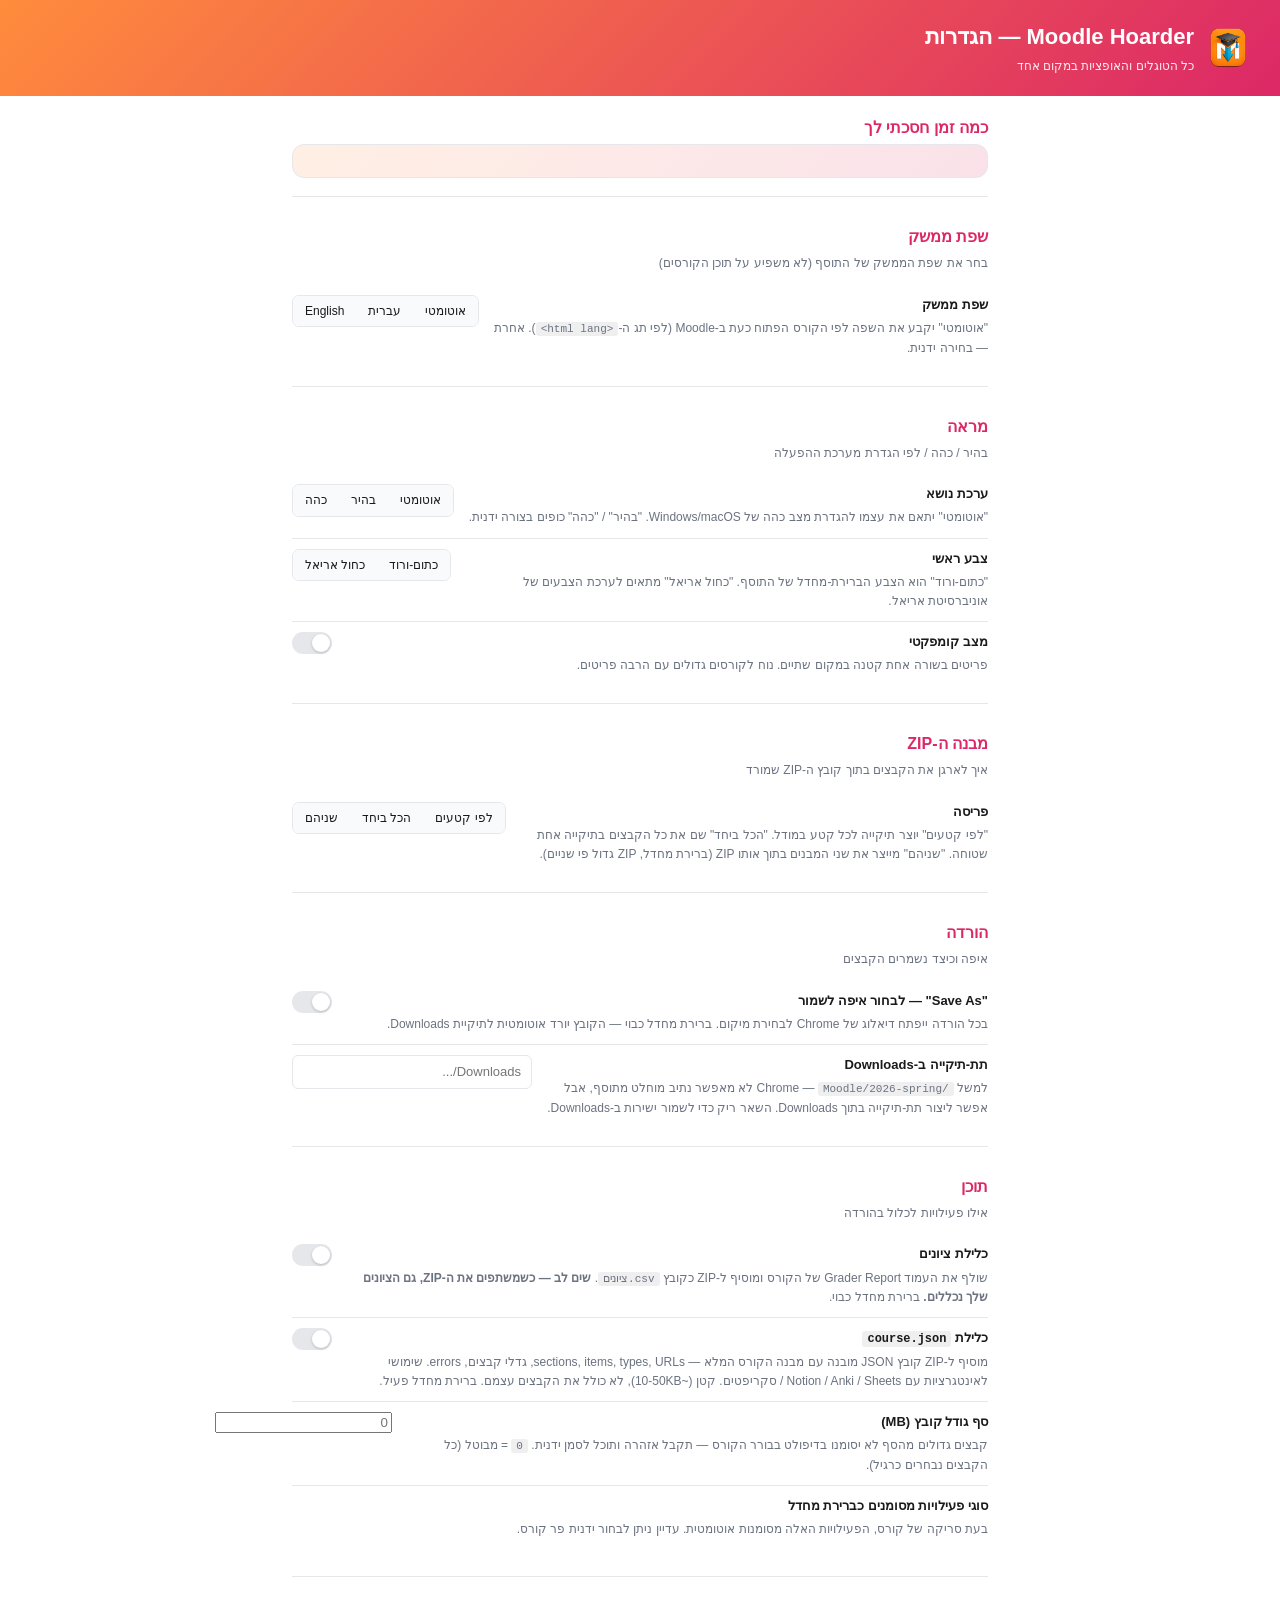
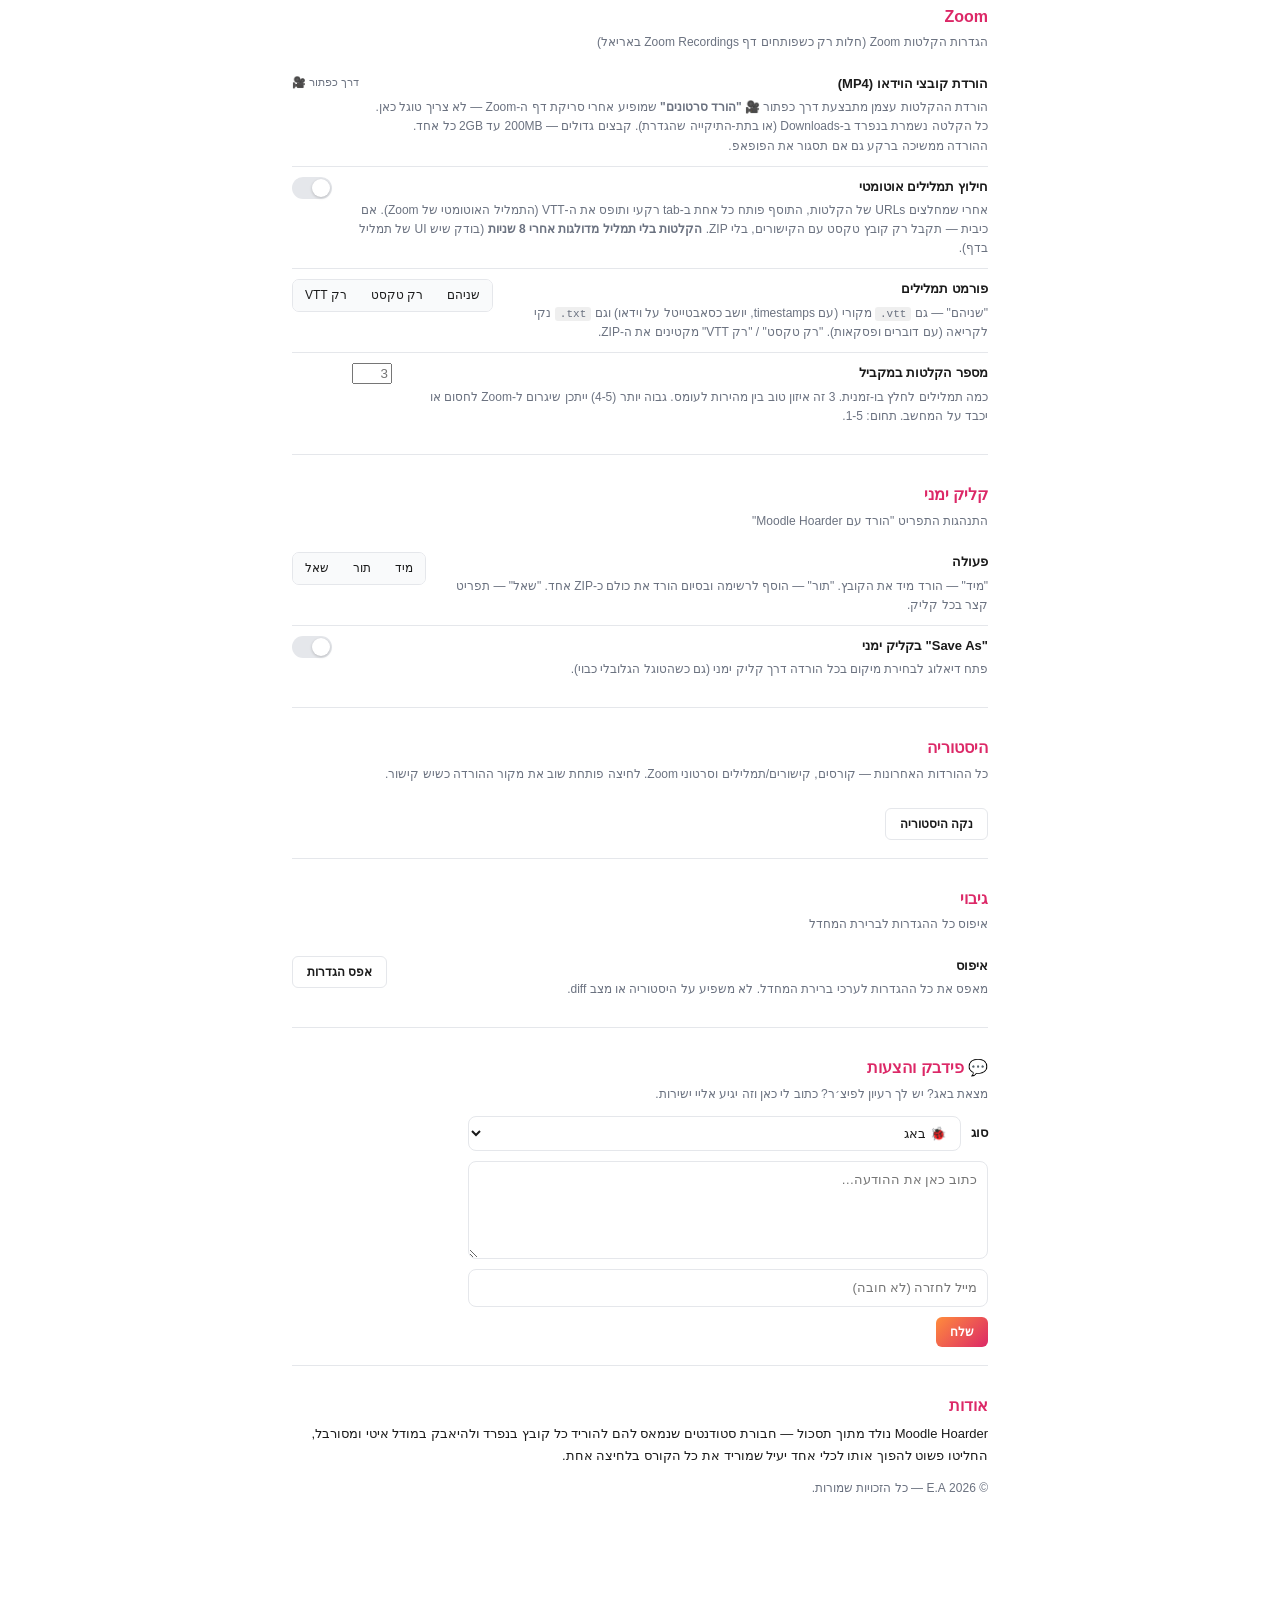
<file: options.html>
<!doctype html>
<html lang="he" dir="rtl">
<head>
<meta charset="utf-8">
<title data-i18n="options.header.title">Moodle Hoarder — הגדרות</title>
<script src="theme-bootstrap.js"></script>
<style>
  :root {
    --bg: #ffffff;
    --fg: #1a1a1a;
    --muted: #6b7280;
    --border: #e5e7eb;
    --row: #f9fafb;
    --row-hover: #f3f4f6;
    --accent: #dc2867;
    --accent-2: #ff8c3c;
    --ok: #1b5e20;
    --err: #b00020;
  }
  /* Ariel-blue accent palette */
  :root.mh-accent-blue {
    --accent: #003c71;
    --accent-2: #0e72ed;
  }

  /* Dark theme — applies when forced (.mh-theme-dark) OR when system prefers
     dark and no explicit theme class is on the root. */
  :root.mh-theme-dark,
  :root.mh-theme-dark body { color-scheme: dark; }
  :root.mh-theme-dark {
    --bg: #1a1a1a;
    --fg: #f3f4f6;
    --muted: #9ca3af;
    --border: #374151;
    --row: #262626;
    --row-hover: #333;
  }
  @media (prefers-color-scheme: dark) {
    :root:not(.mh-theme-light):not(.mh-theme-dark) {
      --bg: #1a1a1a;
      --fg: #f3f4f6;
      --muted: #9ca3af;
      --border: #374151;
      --row: #262626;
      --row-hover: #333;
    }
  }
  * { box-sizing: border-box; }
  html, body { margin: 0; padding: 0; }
  body {
    font-family: 'Segoe UI', Arial, sans-serif;
    background: var(--bg);
    color: var(--fg);
    line-height: 1.55;
    /* Explicit RTL anchoring. Without these, mixed Hebrew + English
       content (code blocks, brand names like "Moodle", "Downloads")
       triggers the Unicode bidi algorithm in weird ways, and you
       sometimes see lines that visually start from the left edge. */
    direction: rtl;
    text-align: right;
  }
  /* Code blocks inside Hebrew prose. Without a forced LTR direction,
     "<code>&lt;html lang&gt;</code>" inside a Hebrew sentence shows up
     reversed ("&gt;gnal lmth&lt;") because the engine treats it as
     part of the RTL run. unicode-bidi: isolate gives the snippet its
     own LTR mini-context so it renders left-to-right but stays in
     the right place inside the Hebrew flow. */
  code {
    direction: ltr;
    unicode-bidi: isolate;
    font-family: Consolas, 'Courier New', monospace;
    background: rgba(127,127,127,0.12);
    padding: 1px 5px;
    border-radius: 3px;
    font-size: 0.92em;
  }
  /* Same isolation for inline Latin emphasised text. */
  .hint strong { unicode-bidi: isolate; }
  header {
    background: linear-gradient(135deg, var(--accent-2), var(--accent));
    color: white;
    padding: 20px 32px;
    display: flex;
    align-items: center;
    gap: 14px;
  }
  header img { width: 40px; height: 40px; flex-shrink: 0; }
  header > div { flex: 1; text-align: right; }
  header h1 { margin: 0; font-size: 22px; font-weight: 600; text-align: right; }
  header .sub { font-size: 12px; opacity: .9; margin-top: 3px; text-align: right; }
  main {
    max-width: 760px;
    margin: 20px auto;
    padding: 0 32px 60px;
  }
  section {
    margin-bottom: 28px;
    padding-bottom: 18px;
    border-bottom: 1px solid var(--border);
  }
  section:last-child { border-bottom: none; }
  section h2 {
    margin: 0 0 4px;
    font-size: 16px;
    color: var(--accent);
    text-align: right;
  }
  section .desc {
    color: var(--muted);
    font-size: 12px;
    margin: 0 0 12px;
    text-align: right;
  }

  .row {
    display: flex;
    align-items: flex-start;
    gap: 12px;
    padding: 10px 0;
    border-bottom: 1px solid var(--border);
  }
  .row:last-child { border-bottom: none; }
  .row .label {
    flex: 1;
    min-width: 0;
    /* Defensive — text inside .label MUST align to the start (right
       in RTL). Some browsers fail to inherit this through flex. */
    text-align: right;
  }
  .row .label .name {
    font-weight: 600;
    font-size: 13px;
    text-align: right;
  }
  .row .label .hint {
    font-size: 12px;
    line-height: 1.6;
    color: var(--muted);
    margin-top: 4px;
    text-align: right;
  }
  .row .control {
    flex-shrink: 0;
    display: flex;
    align-items: center;
    gap: 8px;
  }

  /* iOS-style toggle */
  .toggle {
    appearance: none;
    width: 40px;
    height: 22px;
    background: var(--border);
    border-radius: 22px;
    position: relative;
    cursor: pointer;
    transition: background .15s;
    margin: 0;
  }
  .toggle::after {
    content: '';
    position: absolute;
    width: 18px;
    height: 18px;
    background: white;
    border-radius: 50%;
    top: 2px;
    /* Logical positioning — knob always starts at the inline-start
       edge (right in RTL, left in LTR) when off, slides to
       inline-end when on. Matches OS-level toggle conventions in
       each writing direction. */
    inset-inline-start: 2px;
    transition: inset-inline-start .15s;
    box-shadow: 0 1px 3px rgba(0,0,0,.2);
  }
  .toggle:checked {
    background: linear-gradient(135deg, var(--accent-2), var(--accent));
  }
  .toggle:checked::after { inset-inline-start: 20px; }

  /* radio group as button row */
  .radios {
    display: inline-flex;
    border: 1px solid var(--border);
    border-radius: 7px;
    overflow: hidden;
  }
  .radios label {
    padding: 6px 12px;
    font-size: 12px;
    cursor: pointer;
    background: var(--row);
  }
  .radios label.active {
    background: linear-gradient(135deg, var(--accent-2), var(--accent));
    color: white;
  }
  .radios input { display: none; }

  input[type="text"] {
    width: 100%;
    padding: 6px 10px;
    border: 1px solid var(--border);
    border-radius: 6px;
    background: var(--bg);
    color: var(--fg);
    font: inherit;
    font-size: 13px;
  }

  .filetypes {
    display: grid;
    grid-template-columns: repeat(auto-fill, minmax(140px, 1fr));
    gap: 6px 16px;
    margin-top: 8px;
  }
  .filetypes label {
    font-size: 12px;
    cursor: pointer;
    display: flex;
    align-items: center;
    gap: 6px;
  }

  button.action {
    padding: 8px 14px;
    border: none;
    border-radius: 6px;
    cursor: pointer;
    font-size: 12px;
    font-weight: 600;
    background: linear-gradient(135deg, var(--accent-2), var(--accent));
    color: white;
  }
  button.secondary {
    background: transparent;
    color: var(--fg);
    border: 1px solid var(--border);
  }

  #status {
    position: fixed;
    bottom: 24px;
    /* Logical end — bottom-left in RTL, bottom-right in LTR. */
    inset-inline-end: 24px;
    padding: 12px 20px;
    background: linear-gradient(135deg, #43a047, #1b5e20);
    color: white;
    border-radius: 12px;
    font-size: 14px;
    font-weight: 600;
    opacity: 0;
    pointer-events: none;
    transform: translateY(8px) scale(0.95);
    transition: opacity 0.2s ease, transform 0.2s ease;
    box-shadow: 0 6px 20px rgba(0,0,0,0.25);
    display: flex;
    align-items: center;
    gap: 8px;
  }
  #status.show {
    opacity: 1;
    transform: translateY(0) scale(1);
  }
  #status::before {
    content: '✓';
    display: inline-block;
    width: 22px;
    height: 22px;
    line-height: 20px;
    text-align: center;
    border: 2px solid white;
    border-radius: 50%;
    font-weight: 900;
  }

  /* History dashboard */
  table.history {
    width: 100%;
    border-collapse: collapse;
    font-size: 12px;
    margin-top: 8px;
  }
  table.history th, table.history td {
    padding: 6px 10px;
    text-align: start;
    border-bottom: 1px solid var(--border);
  }
  table.history th {
    background: var(--row);
    font-weight: 600;
  }
  table.history tr:hover { background: var(--row-hover); }
  table.history .empty {
    text-align: center;
    color: var(--muted);
    padding: 24px;
  }

  /* About / credit footer */
  section.about .about-story {
    font-size: 13px;
    line-height: 1.7;
    color: var(--fg);
    margin: 0 0 12px;
    text-align: right;
  }
  section.about .about-copy {
    font-size: 12px;
    color: var(--muted);
    margin: 0;
    text-align: right;
  }

  /* Time-saved stats card */
  .stats-card {
    background: linear-gradient(135deg, color-mix(in srgb, var(--accent-2) 14%, transparent), color-mix(in srgb, var(--accent) 14%, transparent));
    border: 1px solid var(--border);
    border-radius: 12px;
    padding: 16px 18px;
    text-align: right;
  }
  .stats-card .headline {
    font-size: 20px;
    font-weight: 700;
    color: var(--accent);
    margin: 0 0 4px;
  }
  .stats-card .sub { font-size: 13px; color: var(--fg); margin: 0 0 6px; }
  .stats-card .note { font-size: 11px; color: var(--muted); margin: 0; }
  .donate-btn {
    display: inline-block;
    margin-top: 12px;
    padding: 8px 16px;
    background: #ffdd00;
    color: #000;
    font-weight: 700;
    font-size: 13px;
    border-radius: 8px;
    text-decoration: none;
  }
  .donate-btn:hover { filter: brightness(0.95); }

  /* Feedback form */
  .fb-form { display: flex; flex-direction: column; gap: 10px; max-width: 520px; }
  .fb-row { display: flex; align-items: center; gap: 10px; }
  .fb-label { font-size: 13px; font-weight: 600; white-space: nowrap; }
  .fb-form select, .fb-form textarea, .fb-form input[type="email"] {
    font: inherit;
    font-size: 13px;
    padding: 8px 10px;
    border: 1px solid var(--border);
    border-radius: 8px;
    background: var(--bg);
    color: var(--fg);
    width: 100%;
  }
  .fb-form textarea { resize: vertical; min-height: 80px; }
  .fb-actions { display: flex; align-items: center; gap: 12px; }
  .fb-status { font-size: 12px; color: var(--muted); }
  .fb-status a { color: var(--accent); }

  /* Update banner (top of page) */
  .update-banner {
    background: var(--row);
    border: 1px solid var(--accent);
    border-radius: 10px;
    padding: 12px 16px;
    margin-bottom: 20px;
    text-align: right;
  }
  .update-banner .ub-head {
    font-weight: 700;
    color: var(--accent);
    font-size: 14px;
    margin-bottom: 6px;
  }
  .update-banner .ub-how { font-size: 12px; color: var(--muted); margin-bottom: 10px; }
  .update-banner .ub-actions { display: flex; gap: 8px; align-items: center; flex-wrap: wrap; }
  .update-banner .ub-actions a { font-size: 12px; color: var(--accent); }
  .update-banner .ub-status { font-size: 12px; color: var(--fg); margin-top: 8px; }
  .update-banner .ub-status:empty { display: none; }
</style>
</head>
<body>
<header>
  <img src="icons/icon-128.png" alt="">
  <div>
    <h1 data-i18n="options.header.title">Moodle Hoarder — הגדרות</h1>
    <div class="sub" data-i18n="options.header.sub">כל הטוגלים והאופציות במקום אחד</div>
  </div>
</header>

<main>

<section class="stats">
  <h2 data-i18n="opt.section.stats">כמה זמן חסכתי לך</h2>
  <div class="stats-card" id="statsCard"></div>
  <a id="donateBtn" class="donate-btn" href="#" target="_blank" rel="noopener" style="display:none;" data-i18n="opt.about.donate">☕ קנה לי קפה / תודה</a>
</section>

<section>
  <h2 data-i18n="opt.section.language">שפת ממשק</h2>
  <p class="desc" data-i18n="opt.lang.desc">בחר את שפת הממשק של התוסף (לא משפיע על תוכן הקורסים)</p>
  <div class="row">
    <div class="label">
      <div class="name" data-i18n="opt.lang.title">שפת ממשק</div>
      <div class="hint" data-i18n-html="1" data-i18n="opt.lang.hint">"אוטומטי" יקבע את השפה לפי הקורס הפתוח כעת ב-Moodle (לפי תג ה-<code>&lt;html lang&gt;</code>). אחרת — בחירה ידנית.</div>
    </div>
    <div class="control">
      <div class="radios" data-setting="uiLanguage">
        <label><input type="radio" name="uiLanguage" value="auto"><span data-i18n="opt.lang.auto">אוטומטי</span></label>
        <label><input type="radio" name="uiLanguage" value="he"><span data-i18n="opt.lang.he">עברית</span></label>
        <label><input type="radio" name="uiLanguage" value="en"><span data-i18n="opt.lang.en">English</span></label>
      </div>
    </div>
  </div>
</section>

<section>
  <h2 data-i18n="opt.section.appearance">מראה</h2>
  <p class="desc" data-i18n="opt.appearance.desc">בהיר / כהה / לפי הגדרת מערכת ההפעלה</p>
  <div class="row">
    <div class="label">
      <div class="name" data-i18n="opt.theme.name">ערכת נושא</div>
      <div class="hint" data-i18n="opt.theme.hint">"אוטומטי" יתאם את עצמו להגדרת מצב כהה של Windows/macOS. "בהיר" / "כהה" כופים בצורה ידנית.</div>
    </div>
    <div class="control">
      <div class="radios" data-setting="theme">
        <label><input type="radio" name="theme" value="auto"><span data-i18n="opt.theme.auto">אוטומטי</span></label>
        <label><input type="radio" name="theme" value="light"><span data-i18n="opt.theme.light">בהיר</span></label>
        <label><input type="radio" name="theme" value="dark"><span data-i18n="opt.theme.dark">כהה</span></label>
      </div>
    </div>
  </div>
  <div class="row">
    <div class="label">
      <div class="name" data-i18n="opt.accent.name">צבע ראשי</div>
      <div class="hint" data-i18n="opt.accent.hint">"כתום-ורוד" הוא הצבע הברירת-מחדל של התוסף. "כחול אריאל" מתאים לערכת הצבעים של אוניברסיטת אריאל.</div>
    </div>
    <div class="control">
      <div class="radios" data-setting="accentColor">
        <label><input type="radio" name="accentColor" value="orange-pink"><span data-i18n="opt.accent.orangepink">כתום-ורוד</span></label>
        <label><input type="radio" name="accentColor" value="blue-ariel"><span data-i18n="opt.accent.blue">כחול אריאל</span></label>
      </div>
    </div>
  </div>
  <div class="row">
    <div class="label">
      <div class="name" data-i18n="opt.compact.name">מצב קומפקטי</div>
      <div class="hint" data-i18n="opt.compact.hint">פריטים בשורה אחת קטנה במקום שתיים. נוח לקורסים גדולים עם הרבה פריטים.</div>
    </div>
    <div class="control"><input type="checkbox" class="toggle" data-setting="compactMode"></div>
  </div>
</section>

<section>
  <h2 data-i18n="opt.section.zip">מבנה ה-ZIP</h2>
  <p class="desc" data-i18n="opt.zip.desc">איך לארגן את הקבצים בתוך קובץ ה-ZIP שמורד</p>
  <div class="row">
    <div class="label">
      <div class="name" data-i18n="opt.zip.layout.name">פריסה</div>
      <div class="hint" data-i18n="opt.zip.layout.hint">"לפי קטעים" יוצר תיקייה לכל קטע במודל. "הכל ביחד" שם את כל הקבצים בתיקייה אחת שטוחה. "שניהם" מייצר את שני המבנים בתוך אותו ZIP (ברירת מחדל, ZIP גדול פי שניים).</div>
    </div>
    <div class="control">
      <div class="radios" data-setting="zipLayout">
        <label><input type="radio" name="zipLayout" value="sections"><span data-i18n="opt.zip.sections">לפי קטעים</span></label>
        <label><input type="radio" name="zipLayout" value="flat"><span data-i18n="opt.zip.flat">הכל ביחד</span></label>
        <label><input type="radio" name="zipLayout" value="both"><span data-i18n="opt.zip.both">שניהם</span></label>
      </div>
    </div>
  </div>
</section>

<section>
  <h2 data-i18n="opt.section.download">הורדה</h2>
  <p class="desc" data-i18n="opt.download.desc">איפה וכיצד נשמרים הקבצים</p>
  <div class="row">
    <div class="label">
      <div class="name" data-i18n="opt.saveas.name">"Save As" — לבחור איפה לשמור</div>
      <div class="hint" data-i18n="opt.saveas.hint">בכל הורדה ייפתח דיאלוג של Chrome לבחירת מיקום. ברירת מחדל כבוי — הקובץ יורד אוטומטית לתיקיית Downloads.</div>
    </div>
    <div class="control"><input type="checkbox" class="toggle" data-setting="saveAs"></div>
  </div>
  <div class="row">
    <div class="label">
      <div class="name" data-i18n="opt.subfolder.name">תת-תיקייה ב-Downloads</div>
      <div class="hint" data-i18n-html="1" data-i18n="opt.subfolder.hint">למשל <code>Moodle/2026-spring/</code> — Chrome לא מאפשר נתיב מוחלט מתוסף, אבל אפשר ליצור תת-תיקייה בתוך Downloads. השאר ריק כדי לשמור ישירות ב-Downloads.</div>
    </div>
    <div class="control" style="width: 240px;">
      <input type="text" data-setting="downloadSubfolder" placeholder="Downloads/...">
    </div>
  </div>
</section>

<section>
  <h2 data-i18n="opt.section.content">תוכן</h2>
  <p class="desc" data-i18n="opt.content.desc">אילו פעילויות לכלול בהורדה</p>
  <div class="row">
    <div class="label">
      <div class="name" data-i18n="opt.grades.name">כלילת ציונים</div>
      <div class="hint" data-i18n-html="1" data-i18n="opt.grades.hint">שולף את העמוד Grader Report של הקורס ומוסיף ל-ZIP כקובץ <code>ציונים.csv</code>. <strong>שים לב — כשמשתפים את ה-ZIP, גם הציונים שלך נכללים.</strong> ברירת מחדל כבוי.</div>
    </div>
    <div class="control"><input type="checkbox" class="toggle" data-setting="includeGrades"></div>
  </div>
  <div class="row">
    <div class="label">
      <div class="name" data-i18n-html="1" data-i18n="opt.json.name">כלילת <code>course.json</code></div>
      <div class="hint" data-i18n="opt.json.hint">מוסיף ל-ZIP קובץ JSON מובנה עם מבנה הקורס המלא — sections, items, types, URLs, גדלי קבצים, errors. שימושי לאינטגרציות עם Notion / Anki / Sheets / סקריפטים. קטן (~10-50KB), לא כולל את הקבצים עצמם. ברירת מחדל פעיל.</div>
    </div>
    <div class="control"><input type="checkbox" class="toggle" data-setting="includeJson"></div>
  </div>
  <div class="row">
    <div class="label">
      <div class="name" data-i18n="opt.maxsize.name">סף גודל קובץ (MB)</div>
      <div class="hint" data-i18n-html="1" data-i18n="opt.maxsize.hint">קבצים גדולים מהסף לא יסומנו בדיפולט בבורר הקורס — תקבל אזהרה ותוכל לסמן ידנית. <code>0</code> = מבוטל (כל הקבצים נבחרים כרגיל).</div>
    </div>
    <div class="control" style="width: 100px;">
      <input type="number" min="0" step="1" data-setting="maxFileSizeMB" placeholder="0">
    </div>
  </div>
  <div class="row">
    <div class="label">
      <div class="name" data-i18n="opt.filetypes.name">סוגי פעילויות מסומנים כברירת מחדל</div>
      <div class="hint" data-i18n="opt.filetypes.hint">בעת סריקה של קורס, הפעילויות האלה מסומנות אוטומטית. עדיין ניתן לבחור ידנית פר קורס.</div>
      <div class="filetypes" id="fileTypes"></div>
    </div>
  </div>
</section>

<section>
  <h2>Zoom</h2>
  <p class="desc" data-i18n="opt.zoom.desc">הגדרות הקלטות Zoom (חלות רק כשפותחים דף Zoom Recordings באריאל)</p>
  <div class="row">
    <div class="label">
      <div class="name" data-i18n="opt.zoom.video.name">הורדת קובצי הוידאו (MP4)</div>
      <div class="hint" data-i18n-html="1" data-i18n="opt.zoom.video.hint">הורדת ההקלטות עצמן מתבצעת דרך כפתור 🎥 <strong>"הורד סרטונים"</strong> שמופיע אחרי סריקת דף ה-Zoom — לא צריך טוגל כאן. כל הקלטה נשמרת בנפרד ב-Downloads (או בתת-התיקייה שהגדרת). קבצים גדולים — 200MB עד 2GB כל אחד. ההורדה ממשיכה ברקע גם אם תסגור את הפופאפ.</div>
    </div>
    <div class="control" style="color:var(--muted); font-size:11px;" data-i18n="opt.zoom.video.control">דרך כפתור 🎥</div>
  </div>
  <div class="row">
    <div class="label">
      <div class="name" data-i18n="opt.zoom.transcripts.name">חילוץ תמלילים אוטומטי</div>
      <div class="hint" data-i18n-html="1" data-i18n="opt.zoom.transcripts.hint">אחרי שמחלצים URLs של הקלטות, התוסף פותח כל אחת ב-tab רקעי ותופס את ה-VTT (התמליל האוטומטי של Zoom). אם כיבית — תקבל רק קובץ טקסט עם הקישורים, בלי ZIP. <strong>הקלטות בלי תמליל מדולגות אחרי 8 שניות</strong> (בודק שיש UI של תמליל בדף).</div>
    </div>
    <div class="control"><input type="checkbox" class="toggle" data-setting="extractTranscripts"></div>
  </div>
  <div class="row">
    <div class="label">
      <div class="name" data-i18n="opt.zoom.format.name">פורמט תמלילים</div>
      <div class="hint" data-i18n-html="1" data-i18n="opt.zoom.format.hint">"שניהם" — גם <code>.vtt</code> מקורי (עם timestamps, יושב כסאבטייטל על וידאו) וגם <code>.txt</code> נקי לקריאה (עם דוברים ופסקאות). "רק טקסט" / "רק VTT" מקטינים את ה-ZIP.</div>
    </div>
    <div class="control">
      <div class="radios" data-setting="transcriptFormats">
        <label><input type="radio" name="transcriptFormats" value="both"><span data-i18n="opt.zoom.format.both">שניהם</span></label>
        <label><input type="radio" name="transcriptFormats" value="txt"><span data-i18n="opt.zoom.format.txt">רק טקסט</span></label>
        <label><input type="radio" name="transcriptFormats" value="vtt"><span data-i18n="opt.zoom.format.vtt">רק VTT</span></label>
      </div>
    </div>
  </div>
  <div class="row">
    <div class="label">
      <div class="name" data-i18n="opt.zoom.concurrency.name">מספר הקלטות במקביל</div>
      <div class="hint" data-i18n="opt.zoom.concurrency.hint">כמה תמלילים לחלץ בו-זמנית. 3 זה איזון טוב בין מהירות לעומס. גבוה יותר (4-5) ייתכן שיגרום ל-Zoom לחסום או יכבד על המחשב. תחום: 1-5.</div>
    </div>
    <div class="control" style="width: 100px;">
      <input type="number" min="1" max="5" step="1" data-setting="transcriptConcurrency" placeholder="3">
    </div>
  </div>
</section>

<section>
  <h2 data-i18n="opt.section.rightclick">קליק ימני</h2>
  <p class="desc" data-i18n="opt.rightclick.desc">התנהגות התפריט "הורד עם Moodle Hoarder"</p>
  <div class="row">
    <div class="label">
      <div class="name" data-i18n="opt.rightclick.action.name">פעולה</div>
      <div class="hint" data-i18n="opt.rightclick.action.hint">"מיד" — הורד מיד את הקובץ. "תור" — הוסף לרשימה ובסיום הורד את כולם כ-ZIP אחד. "שאל" — תפריט קצר בכל קליק.</div>
    </div>
    <div class="control">
      <div class="radios" data-setting="rightClickBehavior">
        <label><input type="radio" name="rightClickBehavior" value="immediate"><span data-i18n="opt.rightclick.immediate">מיד</span></label>
        <label><input type="radio" name="rightClickBehavior" value="queue"><span data-i18n="opt.rightclick.queue">תור</span></label>
        <label><input type="radio" name="rightClickBehavior" value="ask"><span data-i18n="opt.rightclick.ask">שאל</span></label>
      </div>
    </div>
  </div>
  <div class="row">
    <div class="label">
      <div class="name" data-i18n="opt.rightclick.saveas.name">"Save As" בקליק ימני</div>
      <div class="hint" data-i18n="opt.rightclick.saveas.hint">פתח דיאלוג לבחירת מיקום בכל הורדה דרך קליק ימני (גם כשהטוגל הגלובלי כבוי).</div>
    </div>
    <div class="control"><input type="checkbox" class="toggle" data-setting="rightClickSaveAs"></div>
  </div>
</section>

<section>
  <h2 data-i18n="opt.section.history">היסטוריה</h2>
  <p class="desc" data-i18n="opt.history.desc">כל ההורדות האחרונות — קורסים, קישורים/תמלילים וסרטוני Zoom. לחיצה פותחת שוב את מקור ההורדה כשיש קישור.</p>
  <div id="historyContainer">
    <table class="history" id="historyTable"></table>
  </div>
  <div style="margin-top: 12px; display: flex; gap: 8px;">
    <button class="action secondary" id="clearHistory" data-i18n="opt.history.clear">נקה היסטוריה</button>
  </div>
</section>

<section>
  <h2 data-i18n="opt.section.reset">גיבוי</h2>
  <p class="desc" data-i18n="opt.reset.desc">איפוס כל ההגדרות לברירת המחדל</p>
  <div class="row">
    <div class="label">
      <div class="name" data-i18n="opt.reset.name">איפוס</div>
      <div class="hint" data-i18n="opt.reset.hint">מאפס את כל ההגדרות לערכי ברירת המחדל. לא משפיע על היסטוריה או מצב diff.</div>
    </div>
    <div class="control">
      <button class="action secondary" id="resetSettings" data-i18n="opt.reset.btn">אפס הגדרות</button>
    </div>
  </div>
</section>

<section class="feedback">
  <h2 data-i18n="opt.section.feedback">💬 פידבק והצעות</h2>
  <p class="desc" data-i18n="opt.feedback.desc">מצאת באג? יש לך רעיון לפיצ׳ר? כתוב לי כאן וזה יגיע אליי ישירות.</p>
  <div class="fb-form">
    <div class="fb-row">
      <label class="fb-label" for="feedbackType" data-i18n="opt.feedback.type.label">סוג</label>
      <select id="feedbackType">
        <option value="bug" data-i18n="opt.feedback.type.bug">🐞 באג</option>
        <option value="feature" data-i18n="opt.feedback.type.feature">💡 הצעת פיצ׳ר</option>
        <option value="other" data-i18n="opt.feedback.type.other">💬 אחר</option>
      </select>
    </div>
    <textarea id="feedbackMessage" rows="4" data-i18n-attr="placeholder:opt.feedback.message.ph" placeholder="כתוב כאן את ההודעה…"></textarea>
    <input type="email" id="feedbackContact" data-i18n-attr="placeholder:opt.feedback.contact.ph" placeholder="מייל לחזרה (לא חובה)">
    <div class="fb-actions">
      <button class="action" id="feedbackSend" data-i18n="opt.feedback.send">שלח</button>
      <span class="fb-status" id="feedbackStatus"></span>
    </div>
  </div>
</section>

<section class="about">
  <h2 data-i18n="opt.about.title">אודות</h2>
  <p class="about-story" data-i18n="opt.about.story">
    Moodle Hoarder נולד מתוך תסכול — חבורת סטודנטים שנמאס להם להוריד כל קובץ
    בנפרד ולהיאבק במודל איטי ומסורבל, החליטו פשוט להפוך אותו לכלי אחד יעיל
    שמוריד את כל הקורס בלחיצה אחת.
  </p>
  <p class="about-copy" id="aboutCopy">© 2026 E.A — כל הזכויות שמורות.</p>
</section>

</main>

<div id="status" data-i18n="status.saved">נשמר</div>

<script src="settings.js"></script>
<script src="i18n.js"></script>
<script src="updates.js"></script>
<script src="options.js"></script>
</body>
</html>
</file>
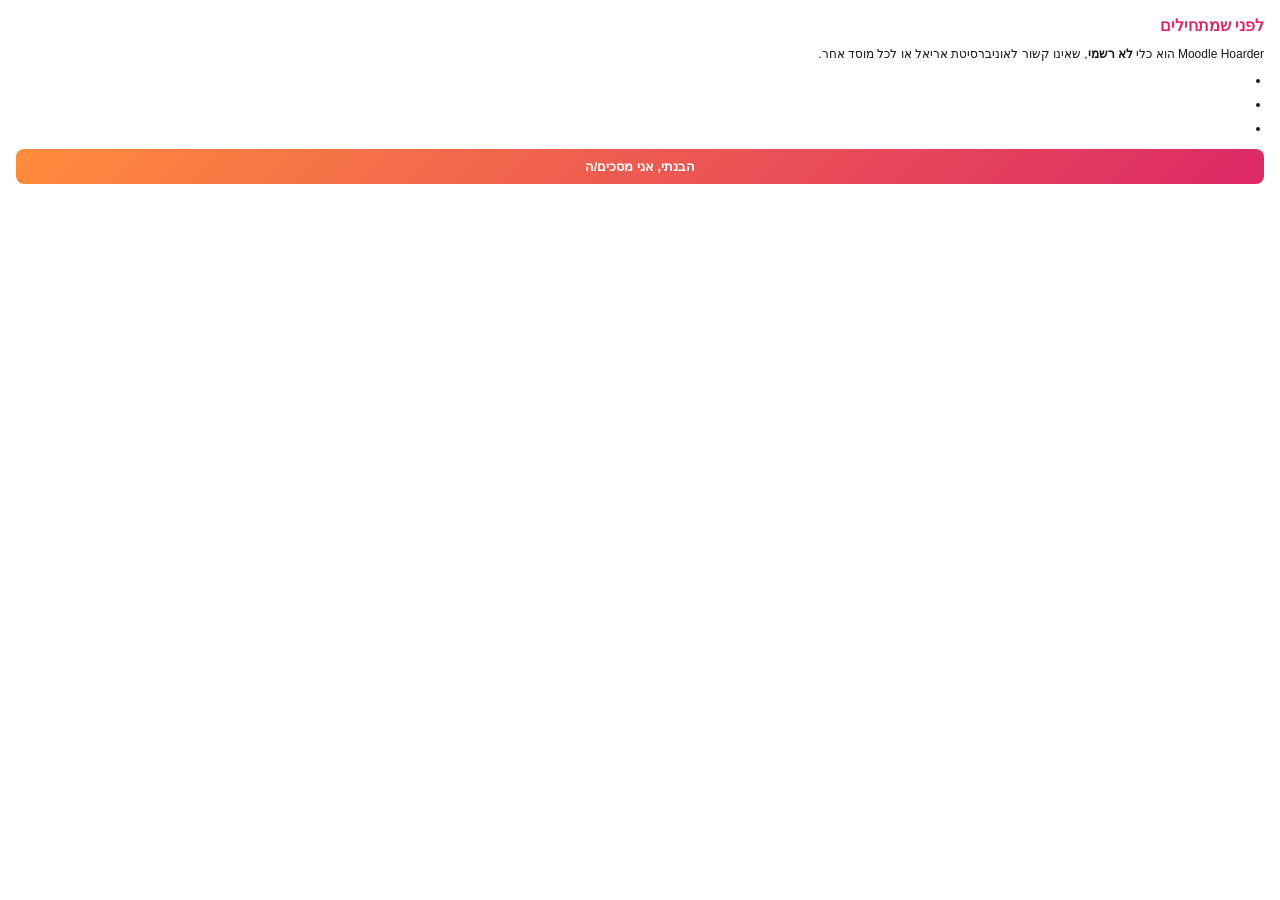
<file: popup.html>
<!doctype html>
<html lang="he" dir="rtl">
<head>
<meta charset="utf-8">
<script src="theme-bootstrap.js"></script>
<style>
  :root {
    --bg: #ffffff;
    --fg: #1a1a1a;
    --muted: #6b7280;
    --border: #e5e7eb;
    --row: #f9fafb;
    --row-hover: #f3f4f6;
    --accent: #dc2867;
    --accent-2: #ff8c3c;
    --ok: #1b5e20;
    --err: #b00020;
    --chip-bg: #fde8ef;
    --chip-fg: #9a1247;
    --new-bg: #fff3cd;
    --new-fg: #7a4e00;
  }
  /* Ariel-blue accent palette — overrides --accent / --accent-2 when active. */
  :root.mh-accent-blue {
    --accent: #003c71;
    --accent-2: #0e72ed;
    --chip-bg: #d6e4f2;
    --chip-fg: #003c71;
  }
  :root.mh-accent-blue.mh-theme-dark,
  :root.mh-theme-dark.mh-accent-blue {
    --chip-bg: #15314c;
    --chip-fg: #9ec5ec;
  }
  @media (prefers-color-scheme: dark) {
    :root.mh-accent-blue:not(.mh-theme-light) {
      --chip-bg: #15314c;
      --chip-fg: #9ec5ec;
    }
  }

  /* Dark theme — applies when forced (mh-theme-dark class) OR when system
     prefers dark and no override class is set. */
  :root.mh-theme-dark,
  :root.mh-theme-dark body { color-scheme: dark; }
  :root.mh-theme-dark {
    --bg: #1a1a1a;
    --fg: #f3f4f6;
    --muted: #b8c0cc;
    --border: #4a5160;
    --row: #2a2a2a;
    --row-hover: #353535;
    --chip-bg: #4a1530;
    --chip-fg: #ffb3cc;
    --new-bg: #4a3a00;
    --new-fg: #ffd966;
  }
  @media (prefers-color-scheme: dark) {
    :root:not(.mh-theme-light):not(.mh-theme-dark) {
      --bg: #1a1a1a;
      --fg: #f3f4f6;
      --muted: #b8c0cc;
      --border: #4a5160;
      --row: #2a2a2a;
      --row-hover: #353535;
      --chip-bg: #4a1530;
      --chip-fg: #ffb3cc;
      --new-bg: #4a3a00;
      --new-fg: #ffd966;
    }
  }

  /* View transitions — quick fade-in when switching popup screens */
  @keyframes mh-view-in {
    from { opacity: 0.3; transform: translateY(-3px); }
    to   { opacity: 1;   transform: translateY(0); }
  }
  .mh-view-show { animation: mh-view-in 0.18s ease-out; }

  /* Skeleton loader shown while scanning (ROADMAP #13) */
  @keyframes mh-skeleton {
    0%   { opacity: 0.4; }
    50%  { opacity: 0.7; }
    100% { opacity: 0.4; }
  }
  .mh-skeleton {
    display: none;
    margin-top: 10px;
    border: 1px solid var(--border);
    border-radius: 8px;
    padding: 8px;
  }
  .mh-skeleton.show { display: block; }
  .mh-skeleton .row {
    height: 14px;
    margin: 6px 0;
    background: var(--row-hover);
    border-radius: 4px;
    animation: mh-skeleton 1.2s ease-in-out infinite;
  }
  * { box-sizing: border-box; }
  html, body { margin: 0; padding: 0; }
  body {
    font-family: 'Segoe UI', Arial, sans-serif;
    width: 420px;
    background: var(--bg);
    color: var(--fg);
  }
  header {
    background: linear-gradient(135deg, var(--accent-2), var(--accent));
    color: white;
    padding: 12px 14px;
    display: flex;
    align-items: center;
    gap: 10px;
  }
  header img { width: 28px; height: 28px; }
  header h1 { margin: 0; font-size: 15px; font-weight: 600; }
  header .sub { font-size: 11px; opacity: .9; margin-top: 2px; }
  main { padding: 12px 14px; }

  button {
    width: 100%;
    padding: 10px 12px;
    font-size: 13px;
    font-weight: 600;
    cursor: pointer;
    border: none;
    border-radius: 8px;
    background: linear-gradient(135deg, var(--accent-2), var(--accent));
    color: white;
    transition: transform .05s, opacity .15s;
  }
  button:hover:not(:disabled) { transform: translateY(-1px); }
  button:disabled { opacity: .5; cursor: default; }
  button.secondary {
    background: transparent;
    color: var(--fg);
    border: 1px solid var(--border);
  }
  button.tiny {
    width: auto;
    padding: 4px 10px;
    font-size: 11px;
  }
  .row-btns { display: flex; gap: 8px; margin-top: 10px; }
  .row-btns button { width: auto; flex: 1; }

  details.advanced-debug {
    margin-top: 8px;
    border: 1px dashed var(--border);
    border-radius: 8px;
    padding: 6px 8px;
    background: color-mix(in srgb, var(--row) 65%, transparent);
  }
  details.advanced-debug summary {
    cursor: pointer;
    color: var(--muted);
    font-size: 11px;
    list-style-position: inside;
  }
  details.advanced-debug[open] summary { margin-bottom: 6px; color: var(--fg); }

  #status { margin-top: 10px; font-size: 12px; color: var(--muted); min-height: 16px; }

  .progress-wrap {
    margin-top: 8px;
    height: 6px;
    background: var(--border);
    border-radius: 3px;
    overflow: hidden;
    display: none;
  }
  .progress-bar {
    height: 100%;
    background: linear-gradient(90deg, var(--accent-2), var(--accent));
    width: 0%;
    transition: width .2s;
  }

  .toolbar {
    display: flex;
    align-items: center;
    gap: 6px;
    margin-top: 6px;
    padding-bottom: 8px;
    border-bottom: 1px solid var(--border);
  }
  .toolbar input[type=search] {
    flex: 1;
    padding: 6px 8px;
    font-size: 12px;
    border: 1px solid var(--border);
    border-radius: 6px;
    background: var(--bg);
    color: var(--fg);
  }
  .toolbar a {
    font-size: 11px;
    color: var(--accent);
    text-decoration: none;
    cursor: pointer;
  }
  .toolbar a:hover { text-decoration: underline; }

  .banner {
    margin: 8px 0;
    padding: 8px 10px;
    background: var(--new-bg);
    color: var(--new-fg);
    border-radius: 6px;
    font-size: 12px;
    display: none;
  }
  .banner.show { display: block; }
  .banner .actions { margin-top: 6px; display: flex; gap: 6px; }

  .summary { font-size: 12px; color: var(--muted); margin: 6px 0; }
  .summary .count {
    display: inline-block;
    color: white;
    background: linear-gradient(135deg, var(--accent-2), var(--accent));
    border-radius: 10px;
    padding: 1px 8px;
    font-weight: 700;
    font-size: 12px;
    min-width: 18px;
    text-align: center;
  }

  .sections {
    margin-top: 4px;
    max-height: 320px;
    overflow-y: auto;
    border: 1px solid var(--border);
    border-radius: 8px;
  }
  .section { border-bottom: 1px solid var(--border); }
  .section:last-child { border-bottom: none; }
  .section-header {
    display: flex;
    align-items: center;
    gap: 8px;
    padding: 8px 10px;
    background: var(--row-hover);
    cursor: pointer;
    user-select: none;
    font-size: 12px;
    font-weight: 600;
  }
  .section-header .sec-name { flex: 1; overflow: hidden; text-overflow: ellipsis; white-space: nowrap; }
  .section-header .sec-count { font-size: 10px; color: var(--muted); font-weight: 400; }
  .section-header .caret { transition: transform .15s; }
  .section.collapsed .caret { transform: rotate(-90deg); }
  .section.collapsed .section-items { display: none; }

  .section-items { list-style: none; margin: 0; padding: 0; }
  .section-items li {
    display: flex;
    align-items: center;
    gap: 8px;
    padding: 5px 10px 5px 26px;
    font-size: 12px;
    background: var(--row);
  }
  /* Compact mode: tighter row spacing (ROADMAP #1) */
  body.mh-compact .section-items li { padding: 2px 10px 2px 26px; font-size: 11px; }
  body.mh-compact ul.courses li { padding: 4px 10px; }
  body.mh-compact .sections { max-height: 380px; }
  .section-items li:hover { background: var(--row-hover); }
  .section-items li.hidden { display: none; }
  .section-items input[type=checkbox] { margin: 0; cursor: pointer; }
  .section-items .name { flex: 1; overflow: hidden; text-overflow: ellipsis; white-space: nowrap; }
  .section-items .chip {
    font-size: 9px;
    padding: 2px 6px;
    border-radius: 10px;
    background: var(--chip-bg);
    color: var(--chip-fg);
    font-weight: 600;
    text-transform: uppercase;
  }
  .section-items .chip.new { background: var(--new-bg); color: var(--new-fg); }
  /* File size chips (ROADMAP #19). Neutral by default; turns red when the
     file is over the user's threshold and was therefore unchecked. */
  .section-items .chip.size {
    background: transparent;
    color: var(--muted);
    text-transform: none;
    font-weight: 500;
    border: 1px solid var(--border);
  }
  .section-items .chip.size.oversized {
    background: #fde2e2;
    color: #9a1212;
    border-color: #f5b7b7;
    font-weight: 600;
  }
  :root.mh-theme-dark .section-items .chip.size.oversized,
  :root.mh-theme-dark .section-items .chip.size.oversized {
    background: #4a1515;
    color: #ffb0b0;
    border-color: #8a2424;
  }
  @media (prefers-color-scheme: dark) {
    :root:not(.mh-theme-light) .section-items .chip.size.oversized {
      background: #4a1515;
      color: #ffb0b0;
      border-color: #8a2424;
    }
  }
  .section-items li.oversized .name { opacity: 0.7; }
  /* Inline progress indicator while HEAD pre-scan is running. */
  #sizeScanStatus {
    display: none;
    font-size: 11px;
    color: var(--muted);
    margin: 4px 0 6px 0;
  }
  #sizeScanStatus.show { display: block; }
  #sizeScanStatus.show:not(.done)::before {
    content: '';
    display: inline-block;
    width: 8px;
    height: 8px;
    border: 2px solid var(--muted);
    border-top-color: transparent;
    border-radius: 50%;
    margin-left: 6px;
    vertical-align: -1px;
    animation: mh-spin 0.8s linear infinite;
  }
  @keyframes mh-spin { to { transform: rotate(360deg); } }

  ul.courses { list-style: none; margin: 0; padding: 0; max-height: 360px; overflow-y: auto; border: 1px solid var(--border); border-radius: 8px; }
  ul.courses li { display: flex; align-items: center; gap: 8px; padding: 8px 10px; font-size: 12px; border-bottom: 1px solid var(--border); background: var(--row); }
  ul.courses li:last-child { border-bottom: none; }
  ul.courses li:hover { background: var(--row-hover); }
  ul.courses .name { flex: 1; }
  ul.courses .id { font-size: 10px; color: var(--muted); }

  #log {
    margin-top: 10px;
    font-size: 11px;
    color: var(--muted);
    max-height: 120px;
    overflow: auto;
    border: 1px solid var(--border);
    border-radius: 6px;
    padding: 6px;
    display: none;
    font-family: 'Consolas', monospace;
  }
  #log.show { display: block; }
  #log .err { color: var(--err); }
  #log .ok { color: var(--ok); }

  /* First-run disclaimer overlay */
  #disclaimerOverlay {
    display: none;
    position: fixed;
    inset: 0;
    background: var(--bg);
    z-index: 50;
    padding: 16px 16px 18px;
    overflow-y: auto;
  }
  #disclaimerOverlay.show { display: block; }
  #disclaimerOverlay h2 { margin: 0 0 10px; font-size: 16px; color: var(--accent); }
  #disclaimerOverlay p { font-size: 12px; line-height: 1.5; margin: 0 0 8px; }
  #disclaimerOverlay ul { margin: 0 0 12px; padding-inline-start: 18px; }
  #disclaimerOverlay li { font-size: 12px; line-height: 1.5; margin-bottom: 6px; }
  #disclaimerOverlay strong { unicode-bidi: isolate; }

  .hint { font-size: 11px; color: var(--muted); margin-top: 6px; line-height: 1.4; unicode-bidi: plaintext; }
  /* code בתוך טקסט עברי — בידוד כיווני כדי למנוע ערבוב BiDi */
  code { direction: ltr; unicode-bidi: isolate; font-size: 10px; }
  /* אזורי סטטוס דינמי — כל שורה מחליטה על כיוונה בעצמה */
  #status, #log { unicode-bidi: plaintext; }

</style>
</head>
<body>
<div id="disclaimerOverlay">
  <h2 data-i18n="disc.title">לפני שמתחילים</h2>
  <p data-i18n-html="1" data-i18n="disc.body">Moodle Hoarder הוא כלי <strong>לא רשמי</strong>, שאינו קשור לאוניברסיטת אריאל או לכל מוסד אחר.</p>
  <ul>
    <li data-i18n-html="1" data-i18n="disc.li1"></li>
    <li data-i18n-html="1" data-i18n="disc.li2"></li>
    <li data-i18n-html="1" data-i18n="disc.li3"></li>
  </ul>
  <button id="disclaimerAccept" data-i18n="disc.accept">הבנתי, אני מסכים/ה</button>
</div>
<header>
  <img src="icons/icon-48.png" alt="">
  <div style="flex:1;">
    <h1 data-i18n="app.title">Moodle Hoarder</h1>
    <div class="sub" data-i18n="app.tagline">אוסף לך הכל מהמודל לתיק אחד</div>
  </div>
  <button id="openSettings" data-i18n-attr="title:app.settings.title" title="הגדרות" style="background:transparent;border:none;color:white;cursor:pointer;font-size:18px;padding:6px;width:auto;">⚙</button>
</header>

<main>
  <div id="initial">
    <button id="scan" data-i18n="btn.scan">סרוק</button>
    <div class="hint" data-i18n="initial.hint">פתח דף קורס במודל או דף "הקורסים שלי", ולחץ "סרוק".</div>
    <div id="skeleton" class="mh-skeleton">
      <div class="row" style="width:70%"></div>
      <div class="row" style="width:90%"></div>
      <div class="row" style="width:55%"></div>
      <div class="row" style="width:80%"></div>
    </div>
    <div id="queueArea" style="display:none; margin-top:10px;">
      <button id="downloadQueue" style="background: var(--row); color: var(--fg); border: 1px solid var(--border);">
        <span id="queueCountText">0 פריטים בתור</span><span data-i18n="pop.queue.suffix"> · הורד הכל כ-ZIP</span>
      </button>
      <a id="clearQueue" data-i18n="pop.queue.clear" style="display:block; text-align:center; font-size:11px; color:var(--muted); margin-top:6px; cursor:pointer;">נקה תור</a>
    </div>
  </div>

  <div id="picker" style="display:none;">
    <div class="toolbar">
      <input id="search" type="search" data-i18n-attr="placeholder:picker.search.placeholder" placeholder="חיפוש..." list="searchHistory">
      <a id="selAll" data-i18n="btn.select.all">הכל</a>
      <a id="selNone" data-i18n="btn.select.none">ניקוי</a>
      <a id="selDefaults" data-i18n="btn.select.defaults">איפוס</a>
      <a id="expandAll" data-i18n-attr="title:picker.expand.all.title" title="פתח/סגור הכל">▾</a>
    </div>
    <datalist id="searchHistory"></datalist>
    <div class="banner" id="diffBanner">
      <div id="diffText"></div>
      <div class="actions">
        <button class="tiny" id="selOnlyNew" data-i18n="btn.only.new">בחר רק חדשים</button>
        <button class="tiny secondary" id="selAllInBanner" data-i18n="btn.select.all">הכל</button>
      </div>
    </div>
    <div class="summary"><span class="count" id="selCount">0</span> <span data-i18n="picker.selected.of">מתוך</span> <span id="totCount">0</span> <span data-i18n="picker.selected.suffix">נבחרו</span></div>
    <div id="sizeScanStatus"></div>
    <div class="sections" id="sections"></div>
    <div class="row-btns">
      <button class="secondary" id="back" data-i18n="btn.back">חזור</button>
      <button id="download" data-i18n="btn.download.zip">הורד ל-ZIP</button>
    </div>
  </div>

  <div id="multiPicker" style="display:none;">
    <div class="summary"><span data-i18n="multi.found.prefix">נמצאו</span> <span class="count" id="totCourses">0</span> <span data-i18n="multi.found.suffix">קורסים בעמוד "הקורסים שלי".</span></div>
    <div class="toolbar">
      <input id="searchCourses" type="search" data-i18n-attr="placeholder:multi.search.placeholder" placeholder="חיפוש קורס...">
      <a id="courseAll" data-i18n="btn.select.all">הכל</a>
      <a id="courseNone" data-i18n="btn.select.none">ניקוי</a>
    </div>
    <ul class="courses" id="courses"></ul>
    <div class="banner show" style="background:transparent;color:var(--muted);padding:6px 0;">
      <label style="display:flex;align-items:center;gap:6px;font-size:11px;cursor:pointer;">
        <input type="checkbox" id="onlyNewMulti">
        <span data-i18n="multi.only.new">הורד רק קבצים חדשים בכל קורס</span>
      </label>
    </div>
    <div class="row-btns">
      <button class="secondary" id="backMulti" data-i18n="btn.back">חזור</button>
      <button id="downloadMulti" data-i18n="btn.download.all">הורד את כל הקורסים שנבחרו</button>
    </div>
  </div>

  <div id="deadlinesView" style="display:none;">
    <div class="summary"><span data-i18n="deadlines.found.prefix">נמצאו</span> <span class="count" id="totDeadlines">0</span> <span data-i18n="deadlines.found.suffix">מטלות (ללא המוסתרות).</span></div>
    <div class="summary" id="deadlinesSummary" style="margin-top:4px;"></div>
    <ul class="courses" id="deadlinesList" style="max-height:280px;"></ul>
    <div class="hint" style="margin-top:6px;" data-i18n="deadlines.help.ical">סמן אילו מטלות לכלול בקובץ היומן. אחרי ההורדה — לחיצה כפולה תוסיף אותן ליומן (Google Calendar, Outlook, Apple Calendar).</div>
    <div class="hint" style="margin-top:6px; padding: 6px 8px; background: var(--row); border-radius: 6px;" data-i18n-html="1" data-i18n="pop.deadlines.mycourses.html">💡 כדי להוריד קבצי קורסים — עבור ל<a href="https://moodlearn.ariel.ac.il/my/courses.php" target="_blank" style="color: var(--accent); font-weight: 600;">דף "הקורסים שלי"</a> ולחץ שוב על אייקון התוסף.</div>
    <div class="row-btns">
      <button class="secondary" id="backDeadlines" data-i18n="btn.back">חזור</button>
      <button id="exportDeadlines" data-i18n="btn.export.deadlines">ייצא ליומן</button>
    </div>
  </div>

  <div id="zoomPicker" style="display:none;">
    <div class="summary"><span data-i18n="zoom.found.prefix">נמצאו</span> <span class="count" id="totZoom">0</span> <span data-i18n="zoom.found.suffix">הקלטות. בחר אילו לפענח קישורים אליהן:</span></div>
    <div class="toolbar">
      <input id="searchZoom" type="search" data-i18n-attr="placeholder:zoom.search.placeholder" placeholder="חיפוש בהקלטות...">
      <a id="zoomAll" data-i18n="btn.select.all">הכל</a>
      <a id="zoomNone" data-i18n="btn.select.none">ניקוי</a>
    </div>
    <div class="summary"><span class="count" id="selZoom">0</span> <span data-i18n="zoom.selected.suffix">נבחרו</span></div>
    <ul class="courses" id="zoomItems"></ul>
    <div class="row-btns" style="flex-wrap:wrap; gap:6px;">
      <button class="secondary" id="backZoom" data-i18n="btn.back">חזור</button>
      <button id="downloadZoomLinks" style="flex:1; min-width:130px;" data-i18n="pop.zoom.links">📄 קישורים ותמלילים</button>
      <button id="downloadZoomVideos" style="flex:1; min-width:130px;" data-i18n="pop.zoom.videos">🎥 הורד סרטונים (MP4)</button>
    </div>
    <div class="hint" style="margin-top:6px;" data-i18n="pop.zoom.hint">קישורים ותמלילים 📄 — ZIP מהיר עם הכל. סרטונים 🎥 — קבצי MP4 של ההקלטות (200MB עד 2GB לכל אחת), ממשיך ברקע גם אחרי סגירה. הווידאו יורד באיכות הגבוהה ביותר ש-Zoom חושף. אם Windows לא מצליח לפתוח — נסה VLC.</div>
  </div>

  <div class="progress-wrap" id="progressWrap"><div class="progress-bar" id="progressBar"></div></div>
  <div id="status"></div>
  <a id="cancelZoomDownload" style="display:none; font-size:11px; color:var(--muted); cursor:pointer; text-align:center; margin-top:4px; user-select:none;"></a>
  <div id="log"></div>

</main>

<script src="settings.js"></script>
<script src="i18n.js"></script>
<script src="updates.js"></script>
<script src="zip.js"></script>
<script src="popup.js"></script>
</body>
</html>
</file>
